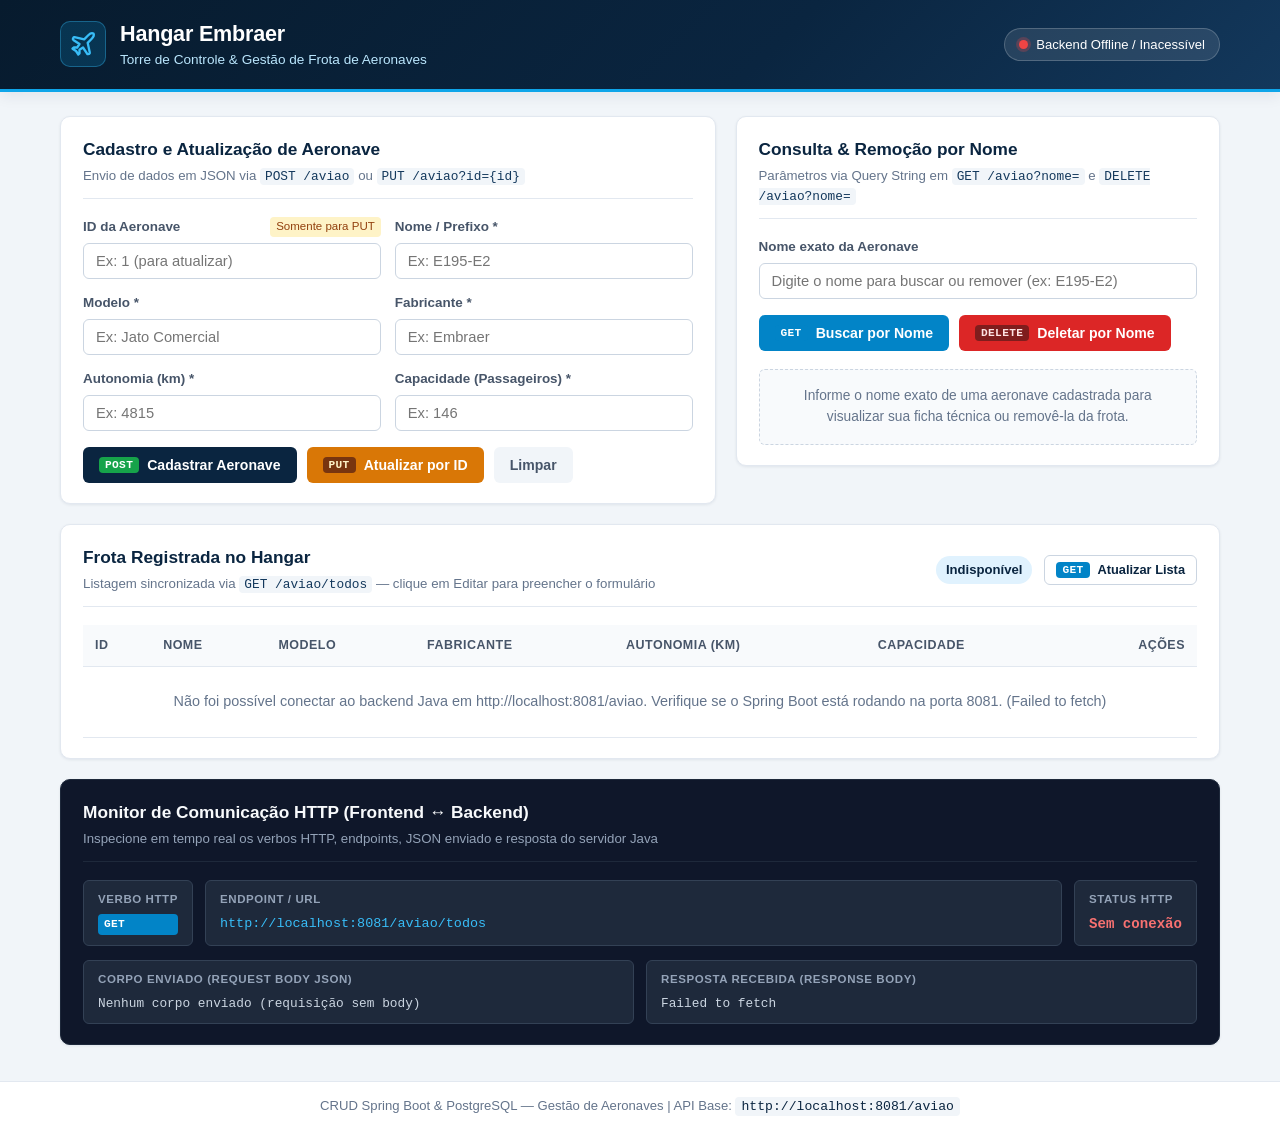
<file: src/main/resources/static/index.html>
<!DOCTYPE html>
<html lang="pt-BR">
<head>
    <meta charset="UTF-8">
    <meta name="viewport" content="width=device-width, initial-scale=1.0">
    <title>Hangar Embraer — Controle de Frota de Aeronaves</title>
    <link rel="stylesheet" href="style.css">
</head>
<body>
    <header class="topbar">
        <div class="container topbar-content">
            <div class="brand">
                <div class="brand-icon" aria-hidden="true">
                    <svg viewBox="0 0 24 24" width="28" height="28" fill="none" stroke="currentColor" stroke-width="2" stroke-linecap="round" stroke-linejoin="round">
                        <path d="M17.8 19.2 16 11l3.5-3.5C21 6 21.5 4 21 3c-1-.5-3 0-4.5 1.5L13 8 4.8 6.2c-.5-.1-.9.1-1.1.5l-.3.5c-.2.5-.1 1 .3 1.3L9 12l-2 3H4l-1 1 3 2 2 3 1-1v-3l3-2 3.5 5.3c.3.4.8.5 1.3.3l.5-.2c.4-.3.6-.7.5-1.2z"/>
                    </svg>
                </div>
                <div>
                    <h1>Hangar Embraer</h1>
                    <p class="subtitle">Torre de Controle &amp; Gestão de Frota de Aeronaves</p>
                </div>
            </div>
            <div class="api-status" id="apiStatus" aria-live="polite">
                <span class="status-dot" id="apiStatusDot"></span>
                <span id="apiStatusText">Conectando à API...</span>
            </div>
        </div>
    </header>

    <main class="container main-content">
        <div id="feedbackBanner" class="feedback-banner hidden" role="alert" aria-live="assertive"></div>

        <div class="dashboard-grid">
            <!-- Seção 1: Formulário de Cadastro (POST) e Atualização (PUT) -->
            <section class="card" aria-labelledby="formTitle">
                <div class="card-header">
                    <div>
                        <h2 id="formTitle">Cadastro e Atualização de Aeronave</h2>
                        <p class="card-desc">Envio de dados em JSON via <code>POST /aviao</code> ou <code>PUT /aviao?id={id}</code></p>
                    </div>
                </div>

                <form id="aviaoForm" novalidate>
                    <div class="form-row two-cols">
                        <div class="form-group">
                            <label for="aviaoId">
                                ID da Aeronave
                                <span class="hint-tag">Somente para PUT</span>
                            </label>
                            <input type="number" id="aviaoId" name="id" min="1" placeholder="Ex: 1 (para atualizar)">
                        </div>

                        <div class="form-group">
                            <label for="aviaoNome">Nome / Prefixo *</label>
                            <input type="text" id="aviaoNome" name="nome" maxlength="100" placeholder="Ex: E195-E2" required>
                        </div>
                    </div>

                    <div class="form-row two-cols">
                        <div class="form-group">
                            <label for="aviaoModelo">Modelo *</label>
                            <input type="text" id="aviaoModelo" name="modelo" maxlength="100" placeholder="Ex: Jato Comercial" required>
                        </div>

                        <div class="form-group">
                            <label for="aviaoFabricante">Fabricante *</label>
                            <input type="text" id="aviaoFabricante" name="fabricante" maxlength="100" placeholder="Ex: Embraer" required>
                        </div>
                    </div>

                    <div class="form-row two-cols">
                        <div class="form-group">
                            <label for="aviaoAutonomia">Autonomia (km) *</label>
                            <input type="number" id="aviaoAutonomia" name="autonomia" min="1" placeholder="Ex: 4815" required>
                        </div>

                        <div class="form-group">
                            <label for="aviaoCapacidade">Capacidade (Passageiros) *</label>
                            <input type="number" id="aviaoCapacidade" name="capacidade" min="1" placeholder="Ex: 146" required>
                        </div>
                    </div>

                    <div class="button-group">
                        <button type="button" id="btnCadastrar" class="btn btn-primary">
                            <span class="http-badge badge-post">POST</span>
                            Cadastrar Aeronave
                        </button>
                        <button type="button" id="btnAtualizar" class="btn btn-warning">
                            <span class="http-badge badge-put">PUT</span>
                            Atualizar por ID
                        </button>
                        <button type="button" id="btnLimpar" class="btn btn-ghost">
                            Limpar
                        </button>
                    </div>
                </form>
            </section>

            <!-- Seção 2: Consulta e Exclusão por Nome (GET / DELETE) -->
            <section class="card" aria-labelledby="searchTitle">
                <div class="card-header">
                    <div>
                        <h2 id="searchTitle">Consulta &amp; Remoção por Nome</h2>
                        <p class="card-desc">Parâmetros via Query String em <code>GET /aviao?nome=</code> e <code>DELETE /aviao?nome=</code></p>
                    </div>
                </div>

                <div class="search-box">
                    <div class="form-group">
                        <label for="buscaNome">Nome exato da Aeronave</label>
                        <input type="text" id="buscaNome" placeholder="Digite o nome para buscar ou remover (ex: E195-E2)">
                    </div>

                    <div class="button-group">
                        <button type="button" id="btnBuscar" class="btn btn-info">
                            <span class="http-badge badge-get">GET</span>
                            Buscar por Nome
                        </button>
                        <button type="button" id="btnDeletar" class="btn btn-danger">
                            <span class="http-badge badge-delete">DELETE</span>
                            Deletar por Nome
                        </button>
                    </div>
                </div>

                <div id="resultadoBusca" class="search-result hidden" aria-live="polite">
                    <div class="result-header">
                        <span class="result-badge">Ficha da Aeronave</span>
                        <span class="result-id" id="resId">ID: -</span>
                    </div>
                    <dl class="specs-grid">
                        <div class="spec-item">
                            <dt>Nome</dt>
                            <dd id="resNome">-</dd>
                        </div>
                        <div class="spec-item">
                            <dt>Modelo</dt>
                            <dd id="resModelo">-</dd>
                        </div>
                        <div class="spec-item">
                            <dt>Fabricante</dt>
                            <dd id="resFabricante">-</dd>
                        </div>
                        <div class="spec-item">
                            <dt>Autonomia</dt>
                            <dd id="resAutonomia">-</dd>
                        </div>
                        <div class="spec-item">
                            <dt>Capacidade</dt>
                            <dd id="resCapacidade">-</dd>
                        </div>
                    </dl>
                    <div class="result-actions">
                        <button type="button" id="btnCarregarParaEdicao" class="btn btn-sm btn-outline">
                            Carregar no Formulário (PUT)
                        </button>
                    </div>
                </div>

                <div id="resultadoBuscaVazio" class="empty-search">
                    <p>Informe o nome exato de uma aeronave cadastrada para visualizar sua ficha técnica ou removê-la da frota.</p>
                </div>
            </section>
        </div>

        <!-- Seção 3: Tabela Completa da Frota (GET /aviao/todos) -->
        <section class="card table-section" aria-labelledby="fleetTitle">
            <div class="card-header table-header">
                <div>
                    <h2 id="fleetTitle">Frota Registrada no Hangar</h2>
                    <p class="card-desc">Listagem sincronizada via <code>GET /aviao/todos</code> — clique em Editar para preencher o formulário</p>
                </div>
                <div class="table-controls">
                    <span class="fleet-counter" id="fleetCounter">0 aeronaves</span>
                    <button type="button" id="btnAtualizarLista" class="btn btn-outline btn-sm">
                        <span class="http-badge badge-get">GET</span>
                        Atualizar Lista
                    </button>
                </div>
            </div>

            <div class="table-wrapper">
                <table class="fleet-table">
                    <thead>
                        <tr>
                            <th>ID</th>
                            <th>Nome</th>
                            <th>Modelo</th>
                            <th>Fabricante</th>
                            <th>Autonomia (km)</th>
                            <th>Capacidade</th>
                            <th class="actions-col">Ações</th>
                        </tr>
                    </thead>
                    <tbody id="tabelaFrotaBody">
                        <tr>
                            <td colspan="7" class="empty-row">Carregando frota do hangar...</td>
                        </tr>
                    </tbody>
                </table>
            </div>
        </section>

        <!-- Seção 4: Monitor HTTP Didático -->
        <section class="card monitor-section" aria-labelledby="monitorTitle">
            <div class="card-header">
                <div>
                    <h2 id="monitorTitle">Monitor de Comunicação HTTP (Frontend &harr; Backend)</h2>
                    <p class="card-desc">Inspecione em tempo real os verbos HTTP, endpoints, JSON enviado e resposta do servidor Java</p>
                </div>
            </div>

            <div class="monitor-grid">
                <div class="monitor-meta">
                    <div class="meta-box">
                        <span class="meta-label">Verbo HTTP</span>
                        <span id="monMethod" class="http-badge badge-get">-</span>
                    </div>
                    <div class="meta-box meta-url">
                        <span class="meta-label">Endpoint / URL</span>
                        <code id="monUrl">Aguardando requisição...</code>
                    </div>
                    <div class="meta-box">
                        <span class="meta-label">Status HTTP</span>
                        <span id="monStatus" class="status-code">-</span>
                    </div>
                </div>

                <div class="monitor-payloads">
                    <div class="payload-box">
                        <span class="meta-label">Corpo Enviado (Request Body JSON)</span>
                        <pre id="monReqBody">Nenhum corpo enviado</pre>
                    </div>
                    <div class="payload-box">
                        <span class="meta-label">Resposta Recebida (Response Body)</span>
                        <pre id="monResBody">Aguardando resposta...</pre>
                    </div>
                </div>
            </div>
        </section>
    </main>

    <footer class="footer">
        <div class="container">
            <p>CRUD Spring Boot &amp; PostgreSQL — Gestão de Aeronaves | API Base: <code>http://localhost:8081/aviao</code></p>
        </div>
    </footer>

    <script src="script.js"></script>
</body>
</html>
</file>
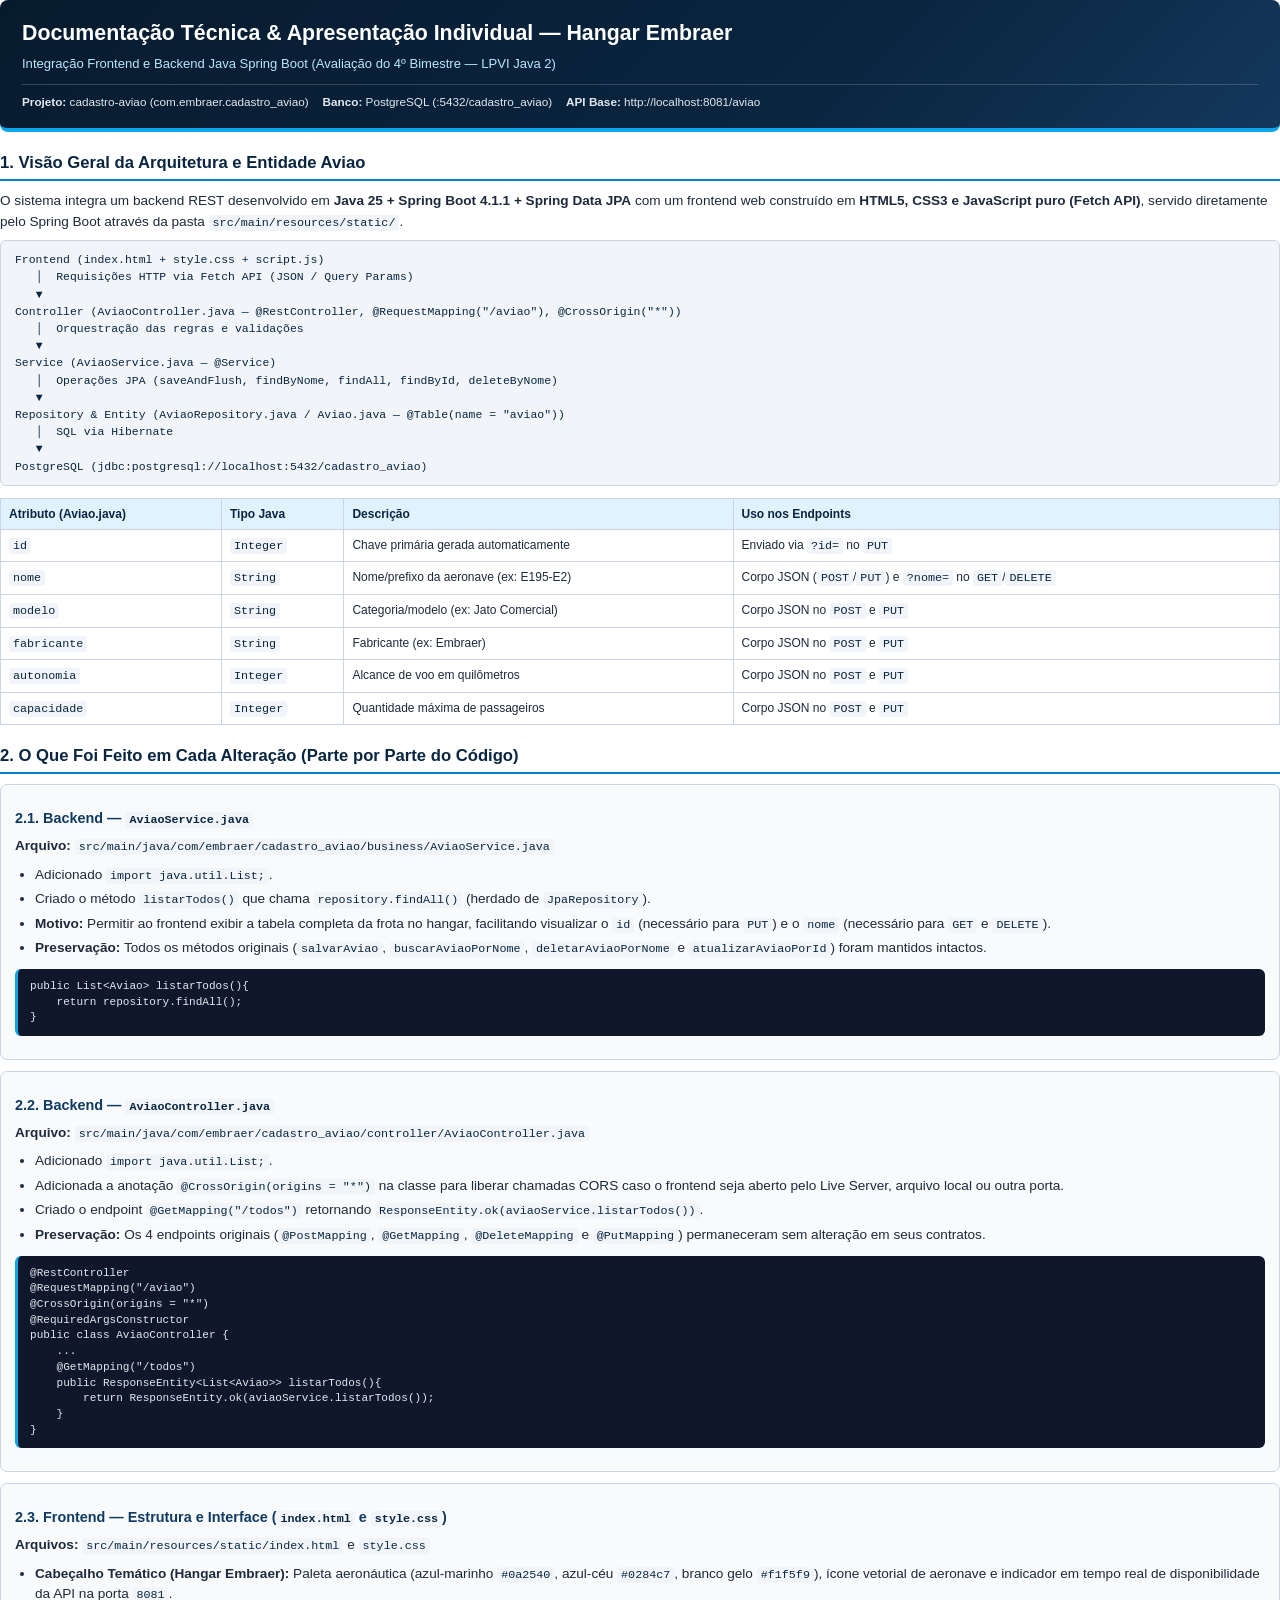
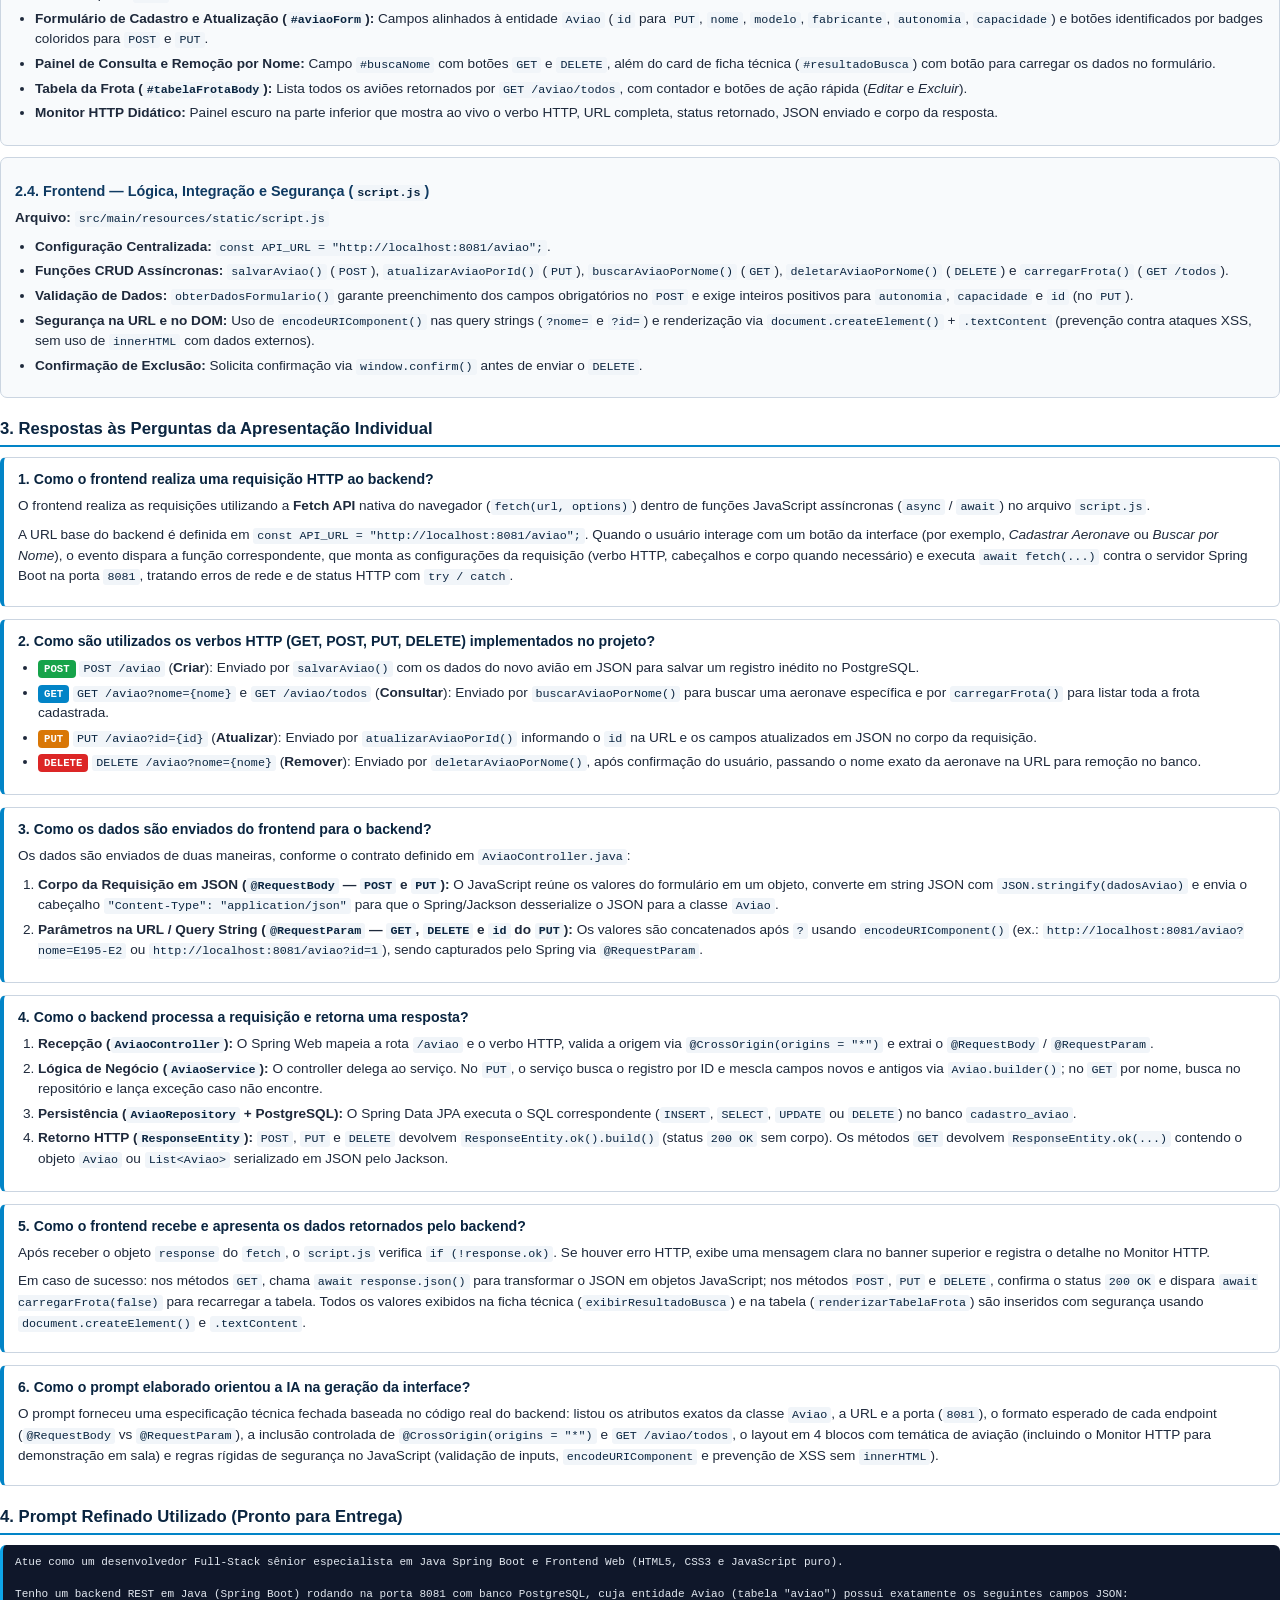
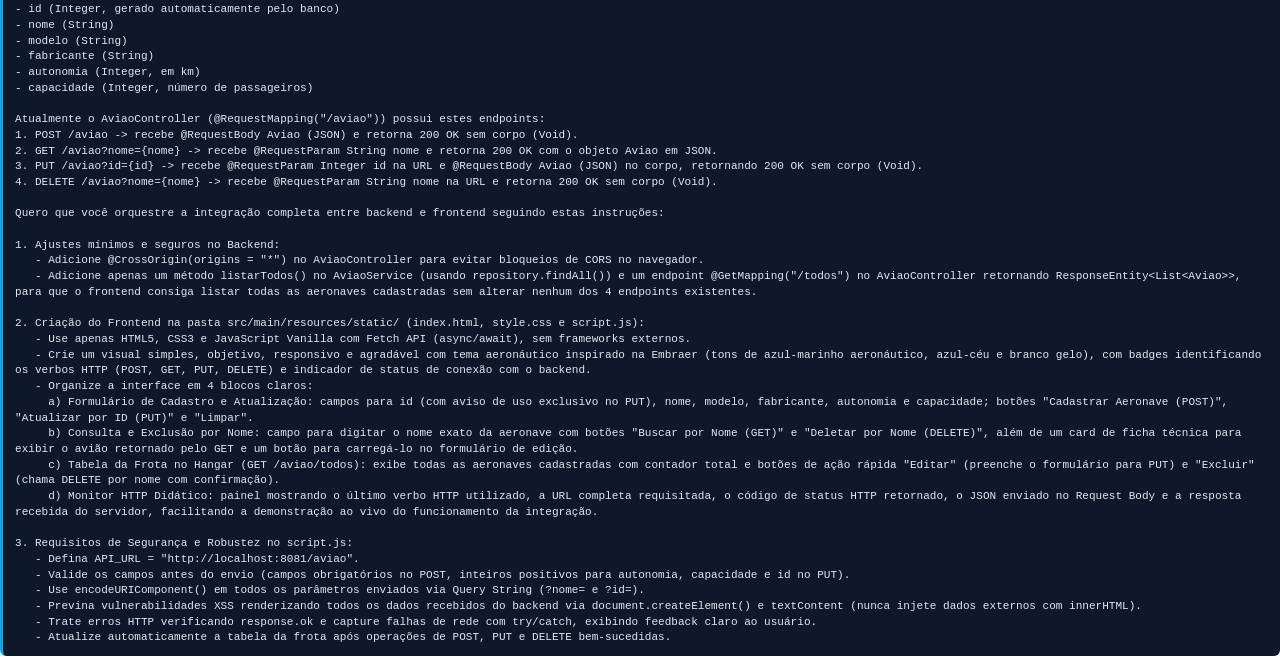
<file: docs/relatorio_apresentacao.html>
<!DOCTYPE html>
<html lang="pt-BR">
<head>
    <meta charset="UTF-8">
    <title>Documentação e Guia de Apresentação Individual — CRUD Avião</title>
    <style>
        @page {
            size: A4;
            margin: 16mm 15mm 16mm 15mm;
        }

        * {
            box-sizing: border-box;
            margin: 0;
            padding: 0;
        }

        body {
            font-family: "Segoe UI", Roboto, "Helvetica Neue", Arial, sans-serif;
            font-size: 10.2pt;
            line-height: 1.5;
            color: #1e293b;
            background: #ffffff;
        }

        .doc-header {
            background: linear-gradient(135deg, #071b2e 0%, #0a2540 65%, #13385c 100%);
            color: #ffffff;
            padding: 18px 22px;
            border-radius: 8px;
            border-bottom: 4px solid #0ea5e9;
            margin-bottom: 18px;
        }

        .doc-header h1 {
            font-size: 16pt;
            font-weight: 700;
            margin-bottom: 4px;
        }

        .doc-header .sub {
            font-size: 9.8pt;
            color: #bae6fd;
            margin-bottom: 10px;
        }

        .meta-strip {
            display: flex;
            flex-wrap: wrap;
            gap: 14px;
            font-size: 8.8pt;
            color: #e2e8f0;
            border-top: 1px solid rgba(255, 255, 255, 0.18);
            padding-top: 8px;
        }

        h2 {
            font-size: 12.5pt;
            color: #0a2540;
            border-bottom: 2px solid #0284c7;
            padding-bottom: 4px;
            margin: 18px 0 10px 0;
            page-break-after: avoid;
        }

        h3 {
            font-size: 10.8pt;
            color: #0f3a62;
            margin: 12px 0 6px 0;
            page-break-after: avoid;
        }

        p {
            margin-bottom: 8px;
        }

        ul, ol {
            margin: 6px 0 10px 20px;
        }

        li {
            margin-bottom: 4px;
        }

        code {
            font-family: Consolas, "Courier New", monospace;
            font-size: 8.8pt;
            background: #f1f5f9;
            color: #0a2540;
            padding: 1px 4px;
            border-radius: 3px;
        }

        pre {
            font-family: Consolas, "Courier New", monospace;
            font-size: 8.3pt;
            line-height: 1.42;
            background: #0f172a;
            color: #e2e8f0;
            padding: 10px 12px;
            border-radius: 6px;
            border-left: 3px solid #0ea5e9;
            white-space: pre-wrap;
            word-break: break-word;
            margin: 8px 0 12px 0;
            break-inside: avoid;
        }

        table {
            width: 100%;
            border-collapse: collapse;
            margin: 8px 0 12px 0;
            font-size: 9pt;
            break-inside: avoid;
        }

        th, td {
            border: 1px solid #cbd5e1;
            padding: 6px 8px;
            text-align: left;
            vertical-align: top;
        }

        th {
            background-color: #e0f2fe;
            color: #0a2540;
            font-weight: 700;
        }

        .card {
            border: 1px solid #cbd5e1;
            border-radius: 7px;
            padding: 11px 14px;
            margin-bottom: 11px;
            background-color: #f8fafc;
            break-inside: avoid;
        }

        .qa-card {
            border: 1px solid #cbd5e1;
            border-left: 4px solid #0284c7;
            border-radius: 6px;
            padding: 11px 14px;
            margin-bottom: 12px;
            background-color: #ffffff;
            break-inside: avoid;
        }

        .qa-title {
            font-size: 10.6pt;
            font-weight: 700;
            color: #0a2540;
            margin-bottom: 6px;
        }

        .badge {
            display: inline-block;
            font-family: Consolas, monospace;
            font-size: 8pt;
            font-weight: 700;
            padding: 1px 6px;
            border-radius: 4px;
            color: #ffffff;
        }

        .b-post { background: #16a34a; }
        .b-get  { background: #0284c7; }
        .b-put  { background: #d97706; }
        .b-del  { background: #dc2626; }

        .arch-box {
            background: #f1f5f9;
            border: 1px solid #cbd5e1;
            border-radius: 6px;
            padding: 10px 14px;
            font-family: Consolas, monospace;
            font-size: 8.6pt;
            color: #0a2540;
            white-space: pre-wrap;
            margin: 8px 0 12px 0;
            break-inside: avoid;
        }

        .page-break {
            page-break-before: always;
        }
    </style>
</head>
<body>

    <header class="doc-header">
        <h1>Documentação Técnica &amp; Apresentação Individual — Hangar Embraer</h1>
        <div class="sub">Integração Frontend e Backend Java Spring Boot (Avaliação do 4º Bimestre — LPVI Java 2)</div>
        <div class="meta-strip">
            <span><strong>Projeto:</strong> cadastro-aviao (com.embraer.cadastro_aviao)</span>
            <span><strong>Banco:</strong> PostgreSQL (:5432/cadastro_aviao)</span>
            <span><strong>API Base:</strong> http://localhost:8081/aviao</span>
        </div>
    </header>

    <h2>1. Visão Geral da Arquitetura e Entidade Aviao</h2>
    <p>
        O sistema integra um backend REST desenvolvido em <strong>Java 25 + Spring Boot 4.1.1 + Spring Data JPA</strong>
        com um frontend web construído em <strong>HTML5, CSS3 e JavaScript puro (Fetch API)</strong>, servido diretamente
        pelo Spring Boot através da pasta <code>src/main/resources/static/</code>.
    </p>

    <div class="arch-box">Frontend (index.html + style.css + script.js)
   │  Requisições HTTP via Fetch API (JSON / Query Params)
   ▼
Controller (AviaoController.java — @RestController, @RequestMapping("/aviao"), @CrossOrigin("*"))
   │  Orquestração das regras e validações
   ▼
Service (AviaoService.java — @Service)
   │  Operações JPA (saveAndFlush, findByNome, findAll, findById, deleteByNome)
   ▼
Repository &amp; Entity (AviaoRepository.java / Aviao.java — @Table(name = "aviao"))
   │  SQL via Hibernate
   ▼
PostgreSQL (jdbc:postgresql://localhost:5432/cadastro_aviao)</div>

    <table>
        <thead>
            <tr>
                <th>Atributo (Aviao.java)</th>
                <th>Tipo Java</th>
                <th>Descrição</th>
                <th>Uso nos Endpoints</th>
            </tr>
        </thead>
        <tbody>
            <tr><td><code>id</code></td><td><code>Integer</code></td><td>Chave primária gerada automaticamente</td><td>Enviado via <code>?id=</code> no <code>PUT</code></td></tr>
            <tr><td><code>nome</code></td><td><code>String</code></td><td>Nome/prefixo da aeronave (ex: E195-E2)</td><td>Corpo JSON (<code>POST</code>/<code>PUT</code>) e <code>?nome=</code> no <code>GET</code>/<code>DELETE</code></td></tr>
            <tr><td><code>modelo</code></td><td><code>String</code></td><td>Categoria/modelo (ex: Jato Comercial)</td><td>Corpo JSON no <code>POST</code> e <code>PUT</code></td></tr>
            <tr><td><code>fabricante</code></td><td><code>String</code></td><td>Fabricante (ex: Embraer)</td><td>Corpo JSON no <code>POST</code> e <code>PUT</code></td></tr>
            <tr><td><code>autonomia</code></td><td><code>Integer</code></td><td>Alcance de voo em quilômetros</td><td>Corpo JSON no <code>POST</code> e <code>PUT</code></td></tr>
            <tr><td><code>capacidade</code></td><td><code>Integer</code></td><td>Quantidade máxima de passageiros</td><td>Corpo JSON no <code>POST</code> e <code>PUT</code></td></tr>
        </tbody>
    </table>

    <h2>2. O Que Foi Feito em Cada Alteração (Parte por Parte do Código)</h2>

    <div class="card">
        <h3>2.1. Backend — <code>AviaoService.java</code></h3>
        <p><strong>Arquivo:</strong> <code>src/main/java/com/embraer/cadastro_aviao/business/AviaoService.java</code></p>
        <ul>
            <li>Adicionado <code>import java.util.List;</code>.</li>
            <li>Criado o método <code>listarTodos()</code> que chama <code>repository.findAll()</code> (herdado de <code>JpaRepository</code>).</li>
            <li><strong>Motivo:</strong> Permitir ao frontend exibir a tabela completa da frota no hangar, facilitando visualizar o <code>id</code> (necessário para <code>PUT</code>) e o <code>nome</code> (necessário para <code>GET</code> e <code>DELETE</code>).</li>
            <li><strong>Preservação:</strong> Todos os métodos originais (<code>salvarAviao</code>, <code>buscarAviaoPorNome</code>, <code>deletarAviaoPorNome</code> e <code>atualizarAviaoPorId</code>) foram mantidos intactos.</li>
        </ul>
<pre>public List&lt;Aviao&gt; listarTodos(){
    return repository.findAll();
}</pre>
    </div>

    <div class="card">
        <h3>2.2. Backend — <code>AviaoController.java</code></h3>
        <p><strong>Arquivo:</strong> <code>src/main/java/com/embraer/cadastro_aviao/controller/AviaoController.java</code></p>
        <ul>
            <li>Adicionado <code>import java.util.List;</code>.</li>
            <li>Adicionada a anotação <code>@CrossOrigin(origins = "*")</code> na classe para liberar chamadas CORS caso o frontend seja aberto pelo Live Server, arquivo local ou outra porta.</li>
            <li>Criado o endpoint <code>@GetMapping("/todos")</code> retornando <code>ResponseEntity.ok(aviaoService.listarTodos())</code>.</li>
            <li><strong>Preservação:</strong> Os 4 endpoints originais (<code>@PostMapping</code>, <code>@GetMapping</code>, <code>@DeleteMapping</code> e <code>@PutMapping</code>) permaneceram sem alteração em seus contratos.</li>
        </ul>
<pre>@RestController
@RequestMapping("/aviao")
@CrossOrigin(origins = "*")
@RequiredArgsConstructor
public class AviaoController {
    ...
    @GetMapping("/todos")
    public ResponseEntity&lt;List&lt;Aviao&gt;&gt; listarTodos(){
        return ResponseEntity.ok(aviaoService.listarTodos());
    }
}</pre>
    </div>

    <div class="card">
        <h3>2.3. Frontend — Estrutura e Interface (<code>index.html</code> e <code>style.css</code>)</h3>
        <p><strong>Arquivos:</strong> <code>src/main/resources/static/index.html</code> e <code>style.css</code></p>
        <ul>
            <li><strong>Cabeçalho Temático (Hangar Embraer):</strong> Paleta aeronáutica (azul-marinho <code>#0a2540</code>, azul-céu <code>#0284c7</code>, branco gelo <code>#f1f5f9</code>), ícone vetorial de aeronave e indicador em tempo real de disponibilidade da API na porta <code>8081</code>.</li>
            <li><strong>Formulário de Cadastro e Atualização (<code>#aviaoForm</code>):</strong> Campos alinhados à entidade <code>Aviao</code> (<code>id</code> para <code>PUT</code>, <code>nome</code>, <code>modelo</code>, <code>fabricante</code>, <code>autonomia</code>, <code>capacidade</code>) e botões identificados por badges coloridos para <code>POST</code> e <code>PUT</code>.</li>
            <li><strong>Painel de Consulta e Remoção por Nome:</strong> Campo <code>#buscaNome</code> com botões <code>GET</code> e <code>DELETE</code>, além do card de ficha técnica (<code>#resultadoBusca</code>) com botão para carregar os dados no formulário.</li>
            <li><strong>Tabela da Frota (<code>#tabelaFrotaBody</code>):</strong> Lista todos os aviões retornados por <code>GET /aviao/todos</code>, com contador e botões de ação rápida (<em>Editar</em> e <em>Excluir</em>).</li>
            <li><strong>Monitor HTTP Didático:</strong> Painel escuro na parte inferior que mostra ao vivo o verbo HTTP, URL completa, status retornado, JSON enviado e corpo da resposta.</li>
        </ul>
    </div>

    <div class="card">
        <h3>2.4. Frontend — Lógica, Integração e Segurança (<code>script.js</code>)</h3>
        <p><strong>Arquivo:</strong> <code>src/main/resources/static/script.js</code></p>
        <ul>
            <li><strong>Configuração Centralizada:</strong> <code>const API_URL = "http://localhost:8081/aviao";</code>.</li>
            <li><strong>Funções CRUD Assíncronas:</strong> <code>salvarAviao()</code> (<code>POST</code>), <code>atualizarAviaoPorId()</code> (<code>PUT</code>), <code>buscarAviaoPorNome()</code> (<code>GET</code>), <code>deletarAviaoPorNome()</code> (<code>DELETE</code>) e <code>carregarFrota()</code> (<code>GET /todos</code>).</li>
            <li><strong>Validação de Dados:</strong> <code>obterDadosFormulario()</code> garante preenchimento dos campos obrigatórios no <code>POST</code> e exige inteiros positivos para <code>autonomia</code>, <code>capacidade</code> e <code>id</code> (no <code>PUT</code>).</li>
            <li><strong>Segurança na URL e no DOM:</strong> Uso de <code>encodeURIComponent()</code> nas query strings (<code>?nome=</code> e <code>?id=</code>) e renderização via <code>document.createElement()</code> + <code>.textContent</code> (prevenção contra ataques XSS, sem uso de <code>innerHTML</code> com dados externos).</li>
            <li><strong>Confirmação de Exclusão:</strong> Solicita confirmação via <code>window.confirm()</code> antes de enviar o <code>DELETE</code>.</li>
        </ul>
    </div>

    <div class="page-break"></div>

    <h2>3. Respostas às Perguntas da Apresentação Individual</h2>

    <div class="qa-card">
        <div class="qa-title">1. Como o frontend realiza uma requisição HTTP ao backend?</div>
        <p>
            O frontend realiza as requisições utilizando a <strong>Fetch API</strong> nativa do navegador (<code>fetch(url, options)</code>) dentro de funções JavaScript assíncronas (<code>async</code> / <code>await</code>) no arquivo <code>script.js</code>.
        </p>
        <p>
            A URL base do backend é definida em <code>const API_URL = "http://localhost:8081/aviao";</code>. Quando o usuário interage com um botão da interface (por exemplo, <em>Cadastrar Aeronave</em> ou <em>Buscar por Nome</em>), o evento dispara a função correspondente, que monta as configurações da requisição (verbo HTTP, cabeçalhos e corpo quando necessário) e executa <code>await fetch(...)</code> contra o servidor Spring Boot na porta <code>8081</code>, tratando erros de rede e de status HTTP com <code>try / catch</code>.
        </p>
    </div>

    <div class="qa-card">
        <div class="qa-title">2. Como são utilizados os verbos HTTP (GET, POST, PUT, DELETE) implementados no projeto?</div>
        <ul>
            <li><span class="badge b-post">POST</span> <code>POST /aviao</code> (<strong>Criar</strong>): Enviado por <code>salvarAviao()</code> com os dados do novo avião em JSON para salvar um registro inédito no PostgreSQL.</li>
            <li><span class="badge b-get">GET</span> <code>GET /aviao?nome={nome}</code> e <code>GET /aviao/todos</code> (<strong>Consultar</strong>): Enviado por <code>buscarAviaoPorNome()</code> para buscar uma aeronave específica e por <code>carregarFrota()</code> para listar toda a frota cadastrada.</li>
            <li><span class="badge b-put">PUT</span> <code>PUT /aviao?id={id}</code> (<strong>Atualizar</strong>): Enviado por <code>atualizarAviaoPorId()</code> informando o <code>id</code> na URL e os campos atualizados em JSON no corpo da requisição.</li>
            <li><span class="badge b-del">DELETE</span> <code>DELETE /aviao?nome={nome}</code> (<strong>Remover</strong>): Enviado por <code>deletarAviaoPorNome()</code>, após confirmação do usuário, passando o nome exato da aeronave na URL para remoção no banco.</li>
        </ul>
    </div>

    <div class="qa-card">
        <div class="qa-title">3. Como os dados são enviados do frontend para o backend?</div>
        <p>Os dados são enviados de duas maneiras, conforme o contrato definido em <code>AviaoController.java</code>:</p>
        <ol>
            <li><strong>Corpo da Requisição em JSON (<code>@RequestBody</code> — <code>POST</code> e <code>PUT</code>):</strong> O JavaScript reúne os valores do formulário em um objeto, converte em string JSON com <code>JSON.stringify(dadosAviao)</code> e envia o cabeçalho <code>"Content-Type": "application/json"</code> para que o Spring/Jackson desserialize o JSON para a classe <code>Aviao</code>.</li>
            <li><strong>Parâmetros na URL / Query String (<code>@RequestParam</code> — <code>GET</code>, <code>DELETE</code> e <code>id</code> do <code>PUT</code>):</strong> Os valores são concatenados após <code>?</code> usando <code>encodeURIComponent()</code> (ex.: <code>http://localhost:8081/aviao?nome=E195-E2</code> ou <code>http://localhost:8081/aviao?id=1</code>), sendo capturados pelo Spring via <code>@RequestParam</code>.</li>
        </ol>
    </div>

    <div class="qa-card">
        <div class="qa-title">4. Como o backend processa a requisição e retorna uma resposta?</div>
        <ol>
            <li><strong>Recepção (<code>AviaoController</code>):</strong> O Spring Web mapeia a rota <code>/aviao</code> e o verbo HTTP, valida a origem via <code>@CrossOrigin(origins = "*")</code> e extrai o <code>@RequestBody</code> / <code>@RequestParam</code>.</li>
            <li><strong>Lógica de Negócio (<code>AviaoService</code>):</strong> O controller delega ao serviço. No <code>PUT</code>, o serviço busca o registro por ID e mescla campos novos e antigos via <code>Aviao.builder()</code>; no <code>GET</code> por nome, busca no repositório e lança exceção caso não encontre.</li>
            <li><strong>Persistência (<code>AviaoRepository</code> + PostgreSQL):</strong> O Spring Data JPA executa o SQL correspondente (<code>INSERT</code>, <code>SELECT</code>, <code>UPDATE</code> ou <code>DELETE</code>) no banco <code>cadastro_aviao</code>.</li>
            <li><strong>Retorno HTTP (<code>ResponseEntity</code>):</strong> <code>POST</code>, <code>PUT</code> e <code>DELETE</code> devolvem <code>ResponseEntity.ok().build()</code> (status <code>200 OK</code> sem corpo). Os métodos <code>GET</code> devolvem <code>ResponseEntity.ok(...)</code> contendo o objeto <code>Aviao</code> ou <code>List&lt;Aviao&gt;</code> serializado em JSON pelo Jackson.</li>
        </ol>
    </div>

    <div class="qa-card">
        <div class="qa-title">5. Como o frontend recebe e apresenta os dados retornados pelo backend?</div>
        <p>
            Após receber o objeto <code>response</code> do <code>fetch</code>, o <code>script.js</code> verifica <code>if (!response.ok)</code>. Se houver erro HTTP, exibe uma mensagem clara no banner superior e registra o detalhe no Monitor HTTP.
        </p>
        <p>
            Em caso de sucesso: nos métodos <code>GET</code>, chama <code>await response.json()</code> para transformar o JSON em objetos JavaScript; nos métodos <code>POST</code>, <code>PUT</code> e <code>DELETE</code>, confirma o status <code>200 OK</code> e dispara <code>await carregarFrota(false)</code> para recarregar a tabela. Todos os valores exibidos na ficha técnica (<code>exibirResultadoBusca</code>) e na tabela (<code>renderizarTabelaFrota</code>) são inseridos com segurança usando <code>document.createElement()</code> e <code>.textContent</code>.
        </p>
    </div>

    <div class="qa-card">
        <div class="qa-title">6. Como o prompt elaborado orientou a IA na geração da interface?</div>
        <p>
            O prompt forneceu uma especificação técnica fechada baseada no código real do backend: listou os atributos exatos da classe <code>Aviao</code>, a URL e a porta (<code>8081</code>), o formato esperado de cada endpoint (<code>@RequestBody</code> vs <code>@RequestParam</code>), a inclusão controlada de <code>@CrossOrigin(origins = "*")</code> e <code>GET /aviao/todos</code>, o layout em 4 blocos com temática de aviação (incluindo o Monitor HTTP para demonstração em sala) e regras rígidas de segurança no JavaScript (validação de inputs, <code>encodeURIComponent</code> e prevenção de XSS sem <code>innerHTML</code>).
        </p>
    </div>

    <h2>4. Prompt Refinado Utilizado (Pronto para Entrega)</h2>
    <pre>Atue como um desenvolvedor Full-Stack sênior especialista em Java Spring Boot e Frontend Web (HTML5, CSS3 e JavaScript puro).

Tenho um backend REST em Java (Spring Boot) rodando na porta 8081 com banco PostgreSQL, cuja entidade Aviao (tabela "aviao") possui exatamente os seguintes campos JSON:
- id (Integer, gerado automaticamente pelo banco)
- nome (String)
- modelo (String)
- fabricante (String)
- autonomia (Integer, em km)
- capacidade (Integer, número de passageiros)

Atualmente o AviaoController (@RequestMapping("/aviao")) possui estes endpoints:
1. POST /aviao -&gt; recebe @RequestBody Aviao (JSON) e retorna 200 OK sem corpo (Void).
2. GET /aviao?nome={nome} -&gt; recebe @RequestParam String nome e retorna 200 OK com o objeto Aviao em JSON.
3. PUT /aviao?id={id} -&gt; recebe @RequestParam Integer id na URL e @RequestBody Aviao (JSON) no corpo, retornando 200 OK sem corpo (Void).
4. DELETE /aviao?nome={nome} -&gt; recebe @RequestParam String nome na URL e retorna 200 OK sem corpo (Void).

Quero que você orquestre a integração completa entre backend e frontend seguindo estas instruções:

1. Ajustes mínimos e seguros no Backend:
   - Adicione @CrossOrigin(origins = "*") no AviaoController para evitar bloqueios de CORS no navegador.
   - Adicione apenas um método listarTodos() no AviaoService (usando repository.findAll()) e um endpoint @GetMapping("/todos") no AviaoController retornando ResponseEntity&lt;List&lt;Aviao&gt;&gt;, para que o frontend consiga listar todas as aeronaves cadastradas sem alterar nenhum dos 4 endpoints existentes.

2. Criação do Frontend na pasta src/main/resources/static/ (index.html, style.css e script.js):
   - Use apenas HTML5, CSS3 e JavaScript Vanilla com Fetch API (async/await), sem frameworks externos.
   - Crie um visual simples, objetivo, responsivo e agradável com tema aeronáutico inspirado na Embraer (tons de azul-marinho aeronáutico, azul-céu e branco gelo), com badges identificando os verbos HTTP (POST, GET, PUT, DELETE) e indicador de status de conexão com o backend.
   - Organize a interface em 4 blocos claros:
     a) Formulário de Cadastro e Atualização: campos para id (com aviso de uso exclusivo no PUT), nome, modelo, fabricante, autonomia e capacidade; botões "Cadastrar Aeronave (POST)", "Atualizar por ID (PUT)" e "Limpar".
     b) Consulta e Exclusão por Nome: campo para digitar o nome exato da aeronave com botões "Buscar por Nome (GET)" e "Deletar por Nome (DELETE)", além de um card de ficha técnica para exibir o avião retornado pelo GET e um botão para carregá-lo no formulário de edição.
     c) Tabela da Frota no Hangar (GET /aviao/todos): exibe todas as aeronaves cadastradas com contador total e botões de ação rápida "Editar" (preenche o formulário para PUT) e "Excluir" (chama DELETE por nome com confirmação).
     d) Monitor HTTP Didático: painel mostrando o último verbo HTTP utilizado, a URL completa requisitada, o código de status HTTP retornado, o JSON enviado no Request Body e a resposta recebida do servidor, facilitando a demonstração ao vivo do funcionamento da integração.

3. Requisitos de Segurança e Robustez no script.js:
   - Defina API_URL = "http://localhost:8081/aviao".
   - Valide os campos antes do envio (campos obrigatórios no POST, inteiros positivos para autonomia, capacidade e id no PUT).
   - Use encodeURIComponent() em todos os parâmetros enviados via Query String (?nome= e ?id=).
   - Previna vulnerabilidades XSS renderizando todos os dados recebidos do backend via document.createElement() e textContent (nunca injete dados externos com innerHTML).
   - Trate erros HTTP verificando response.ok e capture falhas de rede com try/catch, exibindo feedback claro ao usuário.
   - Atualize automaticamente a tabela da frota após operações de POST, PUT e DELETE bem-sucedidas.</pre>

</body>
</html>
</file>
<file: src/main/resources/static/style.css>
:root {
    --navy-900: #071b2e;
    --navy-800: #0a2540;
    --navy-700: #13385c;
    --sky-600: #0284c7;
    --sky-500: #0ea5e9;
    --sky-100: #e0f2fe;
    --bg-page: #f1f5f9;
    --bg-card: #ffffff;
    --border: #cbd5e1;
    --border-light: #e2e8f0;
    --text-primary: #0f172a;
    --text-secondary: #475569;
    --text-muted: #64748b;

    --success-bg: #dcfce7;
    --success-text: #166534;
    --success-border: #86efac;

    --error-bg: #fee2e2;
    --error-text: #991b1b;
    --error-border: #fca5a5;

    --warning-bg: #fef3c7;
    --warning-text: #92400e;
    --warning-border: #fcd34d;

    --radius-md: 10px;
    --radius-sm: 6px;
    --shadow-sm: 0 1px 3px rgba(10, 37, 64, 0.08);
    --shadow-md: 0 4px 14px rgba(10, 37, 64, 0.08);
}

* {
    box-sizing: border-box;
    margin: 0;
    padding: 0;
}

body {
    font-family: -apple-system, BlinkMacSystemFont, "Segoe UI", Roboto, "Helvetica Neue", Arial, sans-serif;
    background-color: var(--bg-page);
    color: var(--text-primary);
    line-height: 1.5;
    min-height: 100vh;
    display: flex;
    flex-direction: column;
}

.container {
    width: 100%;
    max-width: 1200px;
    margin: 0 auto;
    padding: 0 20px;
}

/* Header / Topbar */
.topbar {
    background: linear-gradient(135deg, var(--navy-900) 0%, var(--navy-800) 60%, var(--navy-700) 100%);
    color: #ffffff;
    padding: 18px 0;
    border-bottom: 3px solid var(--sky-500);
    box-shadow: var(--shadow-md);
}

.topbar-content {
    display: flex;
    align-items: center;
    justify-content: space-between;
    gap: 16px;
    flex-wrap: wrap;
}

.brand {
    display: flex;
    align-items: center;
    gap: 14px;
}

.brand-icon {
    width: 46px;
    height: 46px;
    border-radius: 10px;
    background: rgba(14, 165, 233, 0.18);
    border: 1px solid rgba(56, 189, 248, 0.35);
    display: flex;
    align-items: center;
    justify-content: center;
    color: #38bdf8;
    flex-shrink: 0;
}

.topbar h1 {
    font-size: 1.35rem;
    font-weight: 700;
    letter-spacing: -0.01em;
}

.subtitle {
    font-size: 0.85rem;
    color: #bae6fd;
}

.api-status {
    display: inline-flex;
    align-items: center;
    gap: 8px;
    background: rgba(255, 255, 255, 0.1);
    border: 1px solid rgba(255, 255, 255, 0.2);
    padding: 6px 14px;
    border-radius: 999px;
    font-size: 0.82rem;
    font-weight: 500;
}

.status-dot {
    width: 9px;
    height: 9px;
    border-radius: 50%;
    background-color: #fbbf24;
}

.status-dot.online {
    background-color: #22c55e;
    box-shadow: 0 0 0 3px rgba(34, 197, 94, 0.25);
}

.status-dot.offline {
    background-color: #ef4444;
    box-shadow: 0 0 0 3px rgba(239, 68, 68, 0.25);
}

/* Main Content */
.main-content {
    flex: 1;
    padding-top: 24px;
    padding-bottom: 36px;
    display: flex;
    flex-direction: column;
    gap: 20px;
}

/* Feedback Banner */
.feedback-banner {
    padding: 12px 16px;
    border-radius: var(--radius-md);
    font-size: 0.92rem;
    font-weight: 500;
    border: 1px solid transparent;
}

.feedback-banner.success {
    background-color: var(--success-bg);
    color: var(--success-text);
    border-color: var(--success-border);
}

.feedback-banner.error {
    background-color: var(--error-bg);
    color: var(--error-text);
    border-color: var(--error-border);
}

.feedback-banner.warning {
    background-color: var(--warning-bg);
    color: var(--warning-text);
    border-color: var(--warning-border);
}

.hidden {
    display: none !important;
}

/* Cards & Grid */
.dashboard-grid {
    display: grid;
    grid-template-columns: 1.15fr 0.85fr;
    gap: 20px;
    align-items: start;
}

.card {
    background-color: var(--bg-card);
    border: 1px solid var(--border-light);
    border-radius: var(--radius-md);
    padding: 20px 22px;
    box-shadow: var(--shadow-sm);
}

.card-header {
    margin-bottom: 18px;
    padding-bottom: 12px;
    border-bottom: 1px solid var(--border-light);
}

.card-header h2 {
    font-size: 1.08rem;
    font-weight: 700;
    color: var(--navy-800);
}

.card-desc {
    font-size: 0.83rem;
    color: var(--text-muted);
    margin-top: 3px;
}

.card-desc code {
    background: #f1f5f9;
    padding: 1px 5px;
    border-radius: 4px;
    color: var(--navy-700);
    font-size: 0.8rem;
}

/* Forms */
.form-row {
    display: grid;
    gap: 14px;
    margin-bottom: 14px;
}

.two-cols {
    grid-template-columns: 1fr 1fr;
}

.form-group {
    display: flex;
    flex-direction: column;
    gap: 6px;
}

.form-group label {
    font-size: 0.84rem;
    font-weight: 600;
    color: var(--text-secondary);
    display: flex;
    align-items: center;
    justify-content: space-between;
    gap: 6px;
}

.hint-tag {
    font-size: 0.72rem;
    font-weight: 500;
    color: #92400e;
    background: #fef3c7;
    padding: 1px 6px;
    border-radius: 4px;
}

input[type="text"],
input[type="number"] {
    width: 100%;
    padding: 9px 12px;
    border: 1px solid var(--border);
    border-radius: var(--radius-sm);
    font-size: 0.92rem;
    color: var(--text-primary);
    background-color: #ffffff;
    transition: border-color 0.15s ease, box-shadow 0.15s ease;
}

input[type="text"]:focus,
input[type="number"]:focus {
    outline: none;
    border-color: var(--sky-600);
    box-shadow: 0 0 0 3px rgba(2, 132, 199, 0.16);
}

/* Buttons & HTTP Badges */
.button-group {
    display: flex;
    flex-wrap: wrap;
    gap: 10px;
    margin-top: 16px;
}

.btn {
    display: inline-flex;
    align-items: center;
    justify-content: center;
    gap: 8px;
    padding: 9px 15px;
    font-size: 0.88rem;
    font-weight: 600;
    border-radius: var(--radius-sm);
    border: 1px solid transparent;
    cursor: pointer;
    transition: background-color 0.15s ease, transform 0.08s ease, border-color 0.15s ease;
}

.btn:active {
    transform: translateY(1px);
}

.btn-sm {
    padding: 6px 11px;
    font-size: 0.8rem;
}

.btn-primary {
    background-color: var(--navy-800);
    color: #ffffff;
}

.btn-primary:hover {
    background-color: var(--navy-700);
}

.btn-warning {
    background-color: #d97706;
    color: #ffffff;
}

.btn-warning:hover {
    background-color: #b45309;
}

.btn-info {
    background-color: var(--sky-600);
    color: #ffffff;
}

.btn-info:hover {
    background-color: #0369a1;
}

.btn-danger {
    background-color: #dc2626;
    color: #ffffff;
}

.btn-danger:hover {
    background-color: #b91c1c;
}

.btn-outline {
    background-color: #ffffff;
    color: var(--navy-800);
    border-color: var(--border);
}

.btn-outline:hover {
    background-color: #f8fafc;
    border-color: var(--navy-700);
}

.btn-ghost {
    background-color: #f1f5f9;
    color: var(--text-secondary);
}

.btn-ghost:hover {
    background-color: #e2e8f0;
}

.http-badge {
    font-family: ui-monospace, SFMono-Regular, Menlo, Monaco, Consolas, monospace;
    font-size: 0.7rem;
    font-weight: 700;
    padding: 2px 6px;
    border-radius: 4px;
    letter-spacing: 0.03em;
    text-transform: uppercase;
}

.badge-post {
    background-color: #16a34a;
    color: #ffffff;
}

.badge-get {
    background-color: #0284c7;
    color: #ffffff;
}

.badge-put {
    background-color: #78350f;
    color: #fef3c7;
}

.badge-delete {
    background-color: #7f1d1d;
    color: #fee2e2;
}

/* Search Result Card */
.search-result {
    margin-top: 18px;
    padding: 14px 16px;
    border-radius: var(--radius-sm);
    background-color: #f8fafc;
    border: 1px solid #bae6fd;
}

.result-header {
    display: flex;
    align-items: center;
    justify-content: space-between;
    margin-bottom: 12px;
}

.result-badge {
    font-size: 0.78rem;
    font-weight: 700;
    text-transform: uppercase;
    color: var(--sky-600);
    letter-spacing: 0.04em;
}

.result-id {
    font-size: 0.82rem;
    font-weight: 700;
    color: var(--navy-800);
    background: var(--sky-100);
    padding: 2px 8px;
    border-radius: 4px;
}

.specs-grid {
    display: grid;
    grid-template-columns: repeat(2, 1fr);
    gap: 10px 14px;
}

.spec-item dt {
    font-size: 0.74rem;
    color: var(--text-muted);
    text-transform: uppercase;
    letter-spacing: 0.03em;
}

.spec-item dd {
    font-size: 0.93rem;
    font-weight: 600;
    color: var(--text-primary);
}

.result-actions {
    margin-top: 14px;
    padding-top: 10px;
    border-top: 1px solid var(--border-light);
}

.empty-search {
    margin-top: 18px;
    padding: 16px;
    border: 1px dashed var(--border);
    border-radius: var(--radius-sm);
    color: var(--text-muted);
    font-size: 0.86rem;
    text-align: center;
    background-color: #f8fafc;
}

/* Fleet Table */
.table-header {
    display: flex;
    align-items: center;
    justify-content: space-between;
    gap: 12px;
    flex-wrap: wrap;
}

.table-controls {
    display: flex;
    align-items: center;
    gap: 12px;
}

.fleet-counter {
    font-size: 0.82rem;
    font-weight: 600;
    color: var(--navy-800);
    background-color: var(--sky-100);
    padding: 4px 10px;
    border-radius: 999px;
}

.table-wrapper {
    overflow-x: auto;
}

.fleet-table {
    width: 100%;
    border-collapse: collapse;
    font-size: 0.9rem;
}

.fleet-table th,
.fleet-table td {
    padding: 11px 12px;
    text-align: left;
    border-bottom: 1px solid var(--border-light);
}

.fleet-table thead th {
    background-color: #f8fafc;
    color: var(--text-secondary);
    font-size: 0.78rem;
    text-transform: uppercase;
    letter-spacing: 0.04em;
    font-weight: 700;
}

.fleet-table tbody tr:hover {
    background-color: #f8fafc;
}

.actions-col {
    text-align: right !important;
    white-space: nowrap;
}

.row-actions {
    display: flex;
    justify-content: flex-end;
    gap: 8px;
}

.empty-row {
    text-align: center !important;
    color: var(--text-muted);
    padding: 24px !important;
}

/* Monitor HTTP Didático */
.monitor-section {
    background-color: #0f172a;
    color: #e2e8f0;
    border-color: #1e293b;
}

.monitor-section .card-header {
    border-bottom-color: #1e293b;
}

.monitor-section .card-header h2 {
    color: #f8fafc;
}

.monitor-section .card-desc {
    color: #94a3b8;
}

.monitor-grid {
    display: flex;
    flex-direction: column;
    gap: 14px;
}

.monitor-meta {
    display: grid;
    grid-template-columns: auto 1fr auto;
    gap: 12px;
    align-items: stretch;
}

.meta-box,
.payload-box {
    background-color: #1e293b;
    border: 1px solid #334155;
    border-radius: var(--radius-sm);
    padding: 10px 14px;
    display: flex;
    flex-direction: column;
    gap: 6px;
}

.meta-label {
    font-size: 0.72rem;
    text-transform: uppercase;
    letter-spacing: 0.05em;
    color: #94a3b8;
    font-weight: 600;
}

.meta-url code {
    font-family: ui-monospace, SFMono-Regular, Menlo, Monaco, Consolas, monospace;
    font-size: 0.84rem;
    color: #38bdf8;
    word-break: break-all;
}

.status-code {
    font-family: ui-monospace, SFMono-Regular, Menlo, Monaco, Consolas, monospace;
    font-size: 0.88rem;
    font-weight: 700;
    color: #f8fafc;
}

.status-code.ok {
    color: #4ade80;
}

.status-code.err {
    color: #f87171;
}

.monitor-payloads {
    display: grid;
    grid-template-columns: 1fr 1fr;
    gap: 12px;
}

.payload-box pre {
    font-family: ui-monospace, SFMono-Regular, Menlo, Monaco, Consolas, monospace;
    font-size: 0.8rem;
    color: #cbd5e1;
    white-space: pre-wrap;
    word-break: break-word;
    max-height: 180px;
    overflow-y: auto;
}

/* Footer */
.footer {
    background-color: #ffffff;
    border-top: 1px solid var(--border-light);
    padding: 14px 0;
    text-align: center;
    font-size: 0.82rem;
    color: var(--text-muted);
}

.footer code {
    background-color: #f1f5f9;
    padding: 2px 6px;
    border-radius: 4px;
    color: var(--navy-800);
}

/* Responsividade */
@media (max-width: 900px) {
    .dashboard-grid,
    .monitor-payloads {
        grid-template-columns: 1fr;
    }

    .monitor-meta {
        grid-template-columns: 1fr;
    }
}

@media (max-width: 560px) {
    .two-cols,
    .specs-grid {
        grid-template-columns: 1fr;
    }
}
</file>
